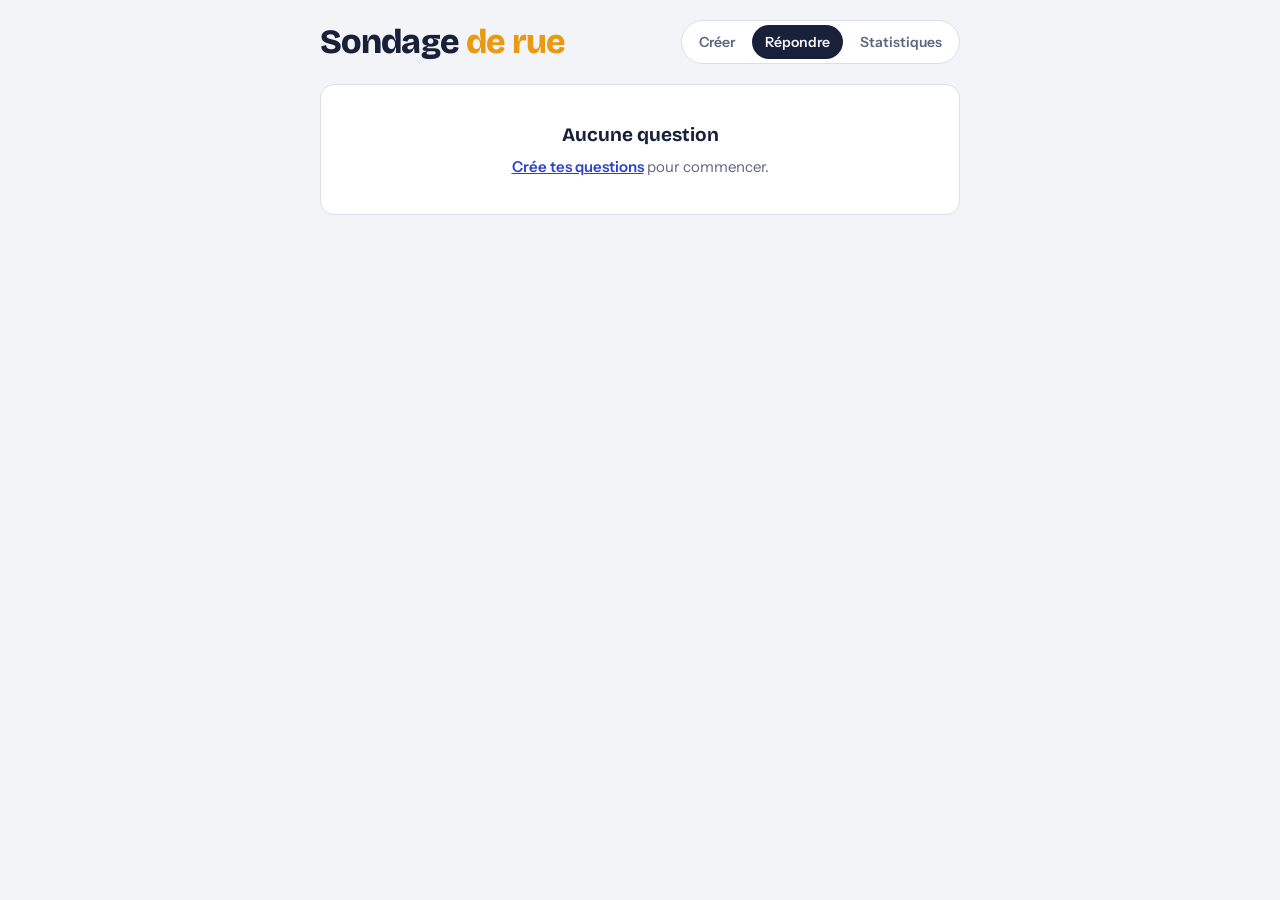
<file: index.html>
<!doctype html>
<html lang="fr"><head><meta charset="utf-8">
<meta http-equiv="refresh" content="0; url=repondre.html">
<title>Sondage de rue</title></head>
<body><a href="repondre.html">Ouvrir le sondage</a></body></html>
</file>
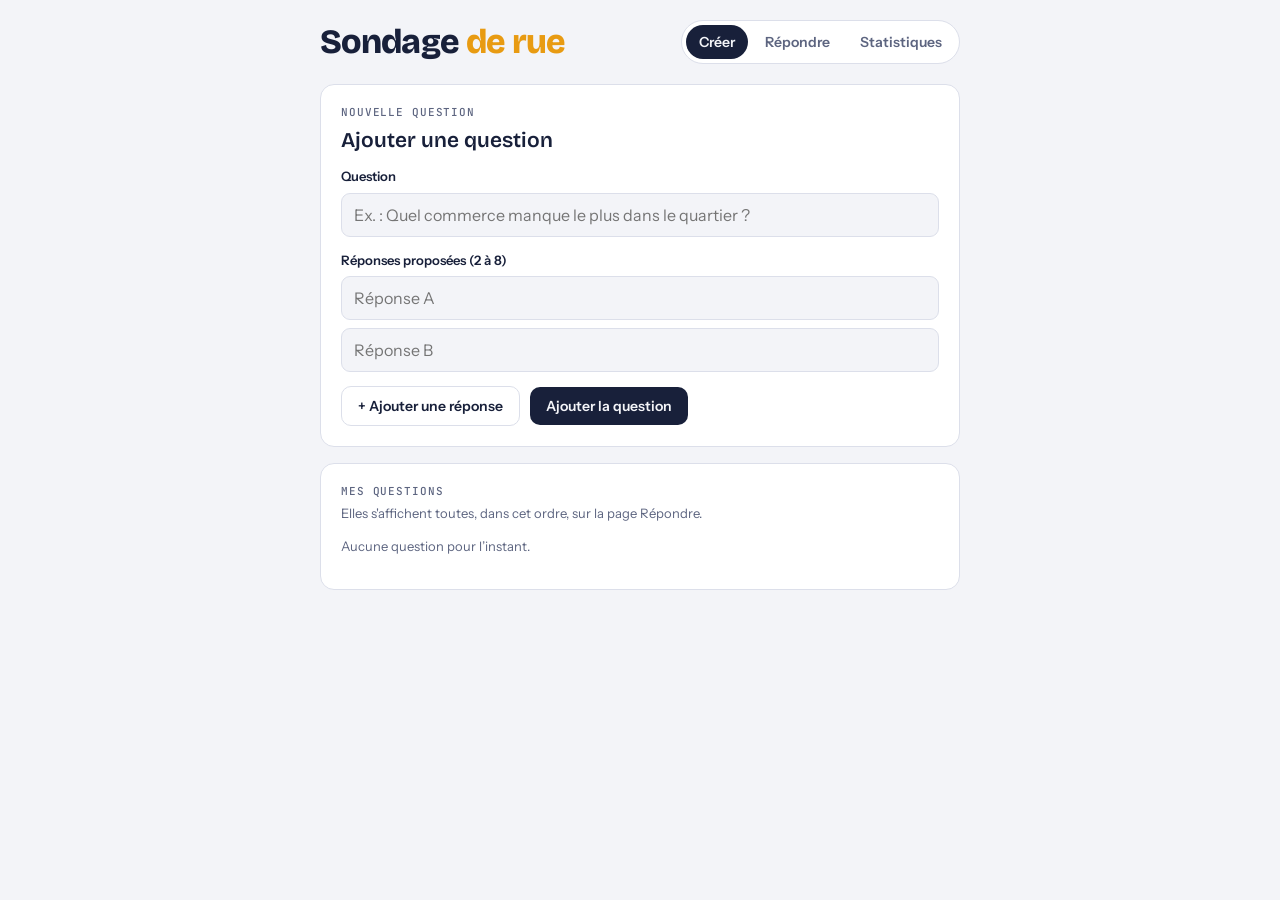
<file: creer.html>
<!doctype html>
<html lang="fr">
<head>
<meta charset="utf-8">
<meta name="viewport" content="width=device-width,initial-scale=1">
<title>Créer · Sondage de rue</title>
<link rel="preconnect" href="https://fonts.googleapis.com">
<link rel="preconnect" href="https://fonts.gstatic.com" crossorigin>
<link rel="stylesheet" href="https://fonts.googleapis.com/css2?family=Bricolage+Grotesque:opsz,wght@12..96,600;12..96,800&family=Instrument+Sans:wght@400;500;600&family=JetBrains+Mono:wght@500&display=swap">
<link rel="stylesheet" href="style.css">
</head>
<body data-page="creer">
<div class="wrap">
  <header>
    <h1>Sondage <span>de rue</span></h1>
    <nav>
      <a href="creer.html" aria-current="page">Créer</a>
      <a href="repondre.html">Répondre</a>
      <a href="statistique.html">Statistiques</a>
    </nav>
  </header>
  <!-- PAGE CRÉER -->
  <section id="v-creer" class="stack">
    <form class="card" id="newQuestion" autocomplete="off">
      <div class="eyebrow">Nouvelle question</div>
      <h2>Ajouter une question</h2>
      <label class="f" for="q">Question</label>
      <input type="text" id="q" maxlength="160" placeholder="Ex. : Quel commerce manque le plus dans le quartier ?" required>
      <div style="height:14px"></div>
      <label class="f">Réponses proposées (2 à 8)</label>
      <div id="optInputs"></div>
      <div class="row">
        <button type="button" class="btn ghost" id="addOpt">+ Ajouter une réponse</button>
        <button type="submit" class="btn primary">Ajouter la question</button>
        <span class="note" id="createMsg"></span>
      </div>
    </form>
    <div class="card">
      <div class="eyebrow">Mes questions <span id="count"></span></div>
      <p class="note" style="margin:6px 0 0">Elles s'affichent toutes, dans cet ordre, sur la page Répondre.</p>
      <div id="manage" style="margin-top:8px"></div>
    </div>
  </section>
</div>
<script src="script.js"></script>
</body>
</html>
</file>
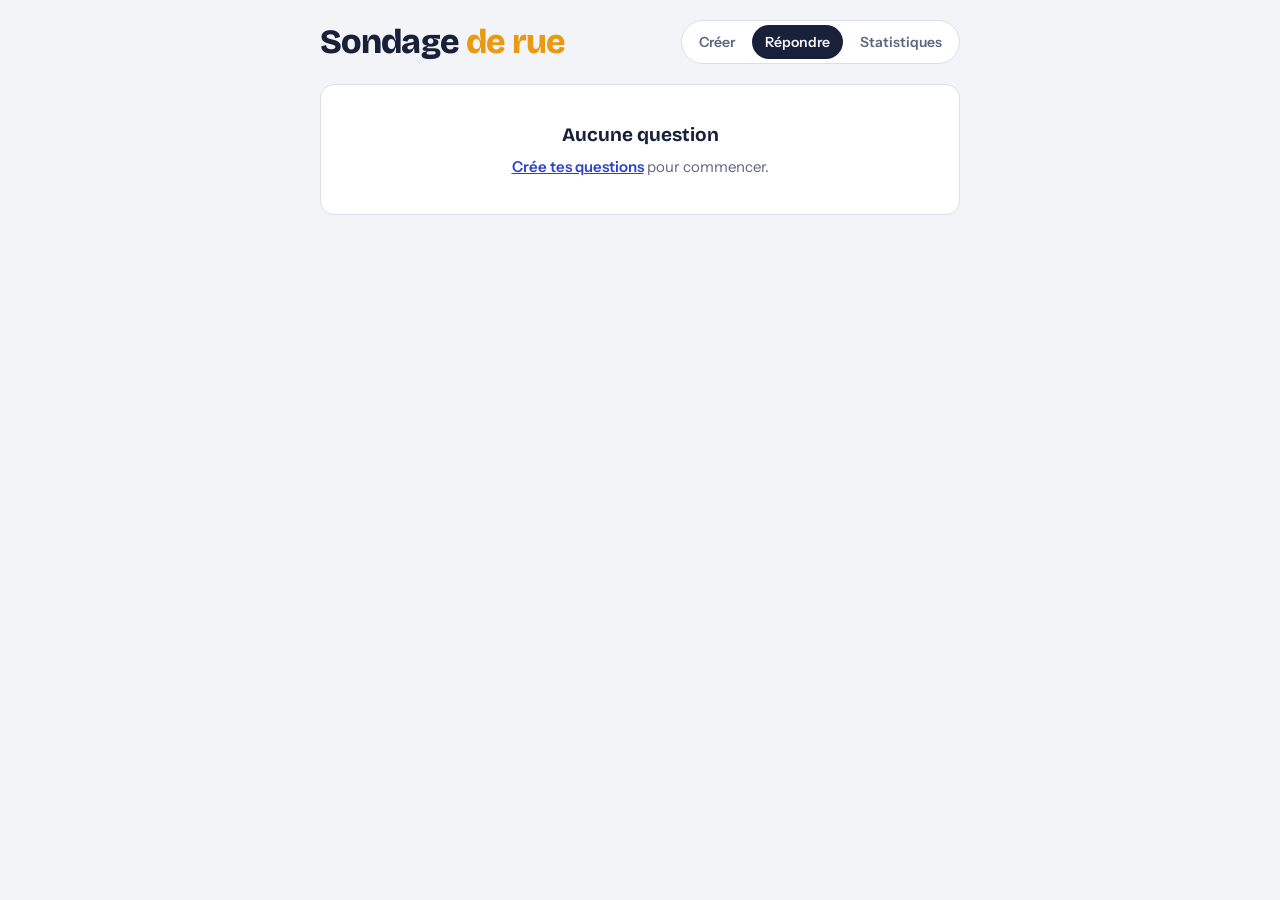
<file: repondre.html>
<!doctype html>
<html lang="fr">
<head>
<meta charset="utf-8">
<meta name="viewport" content="width=device-width,initial-scale=1">
<title>Répondre · Sondage de rue</title>
<link rel="preconnect" href="https://fonts.googleapis.com">
<link rel="preconnect" href="https://fonts.gstatic.com" crossorigin>
<link rel="stylesheet" href="https://fonts.googleapis.com/css2?family=Bricolage+Grotesque:opsz,wght@12..96,600;12..96,800&family=Instrument+Sans:wght@400;500;600&family=JetBrains+Mono:wght@500&display=swap">
<link rel="stylesheet" href="style.css">
</head>
<body data-page="repondre">
<div class="wrap">
  <header>
    <h1>Sondage <span>de rue</span></h1>
    <nav>
      <a href="creer.html">Créer</a>
      <a href="repondre.html" aria-current="page">Répondre</a>
      <a href="statistique.html">Statistiques</a>
    </nav>
  </header>
  <!-- PAGE RÉPONDRE -->
  <section id="v-repondre" class="stack"></section>
</div>
<script src="script.js"></script>
</body>
</html>
</file>
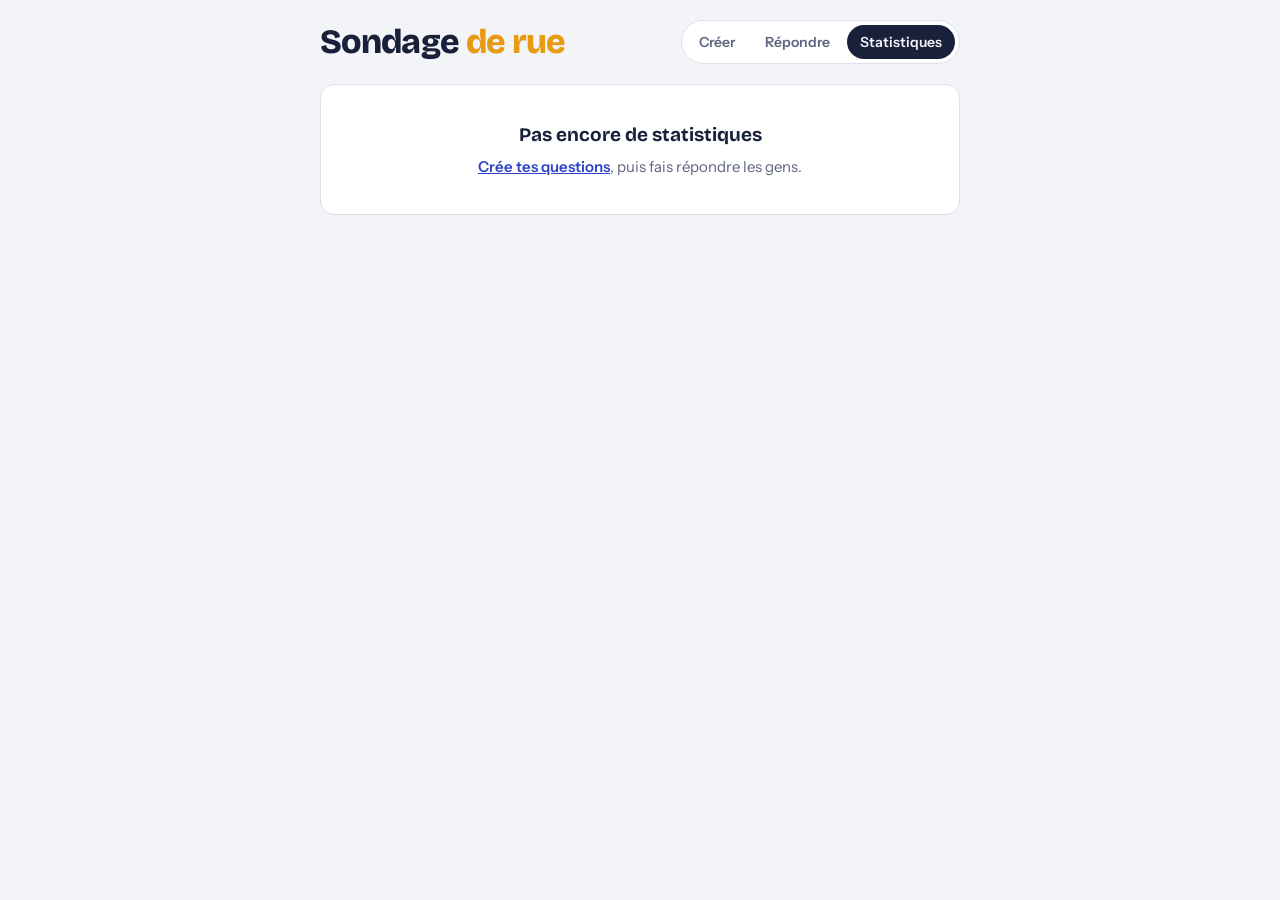
<file: statistique.html>
<!doctype html>
<html lang="fr">
<head>
<meta charset="utf-8">
<meta name="viewport" content="width=device-width,initial-scale=1">
<title>Statistiques · Sondage de rue</title>
<link rel="preconnect" href="https://fonts.googleapis.com">
<link rel="preconnect" href="https://fonts.gstatic.com" crossorigin>
<link rel="stylesheet" href="https://fonts.googleapis.com/css2?family=Bricolage+Grotesque:opsz,wght@12..96,600;12..96,800&family=Instrument+Sans:wght@400;500;600&family=JetBrains+Mono:wght@500&display=swap">
<link rel="stylesheet" href="style.css">
</head>
<body data-page="stats">
<div class="wrap">
  <header>
    <h1>Sondage <span>de rue</span></h1>
    <nav>
      <a href="creer.html">Créer</a>
      <a href="repondre.html">Répondre</a>
      <a href="statistique.html" aria-current="page">Statistiques</a>
    </nav>
  </header>
  <!-- PAGE STATISTIQUES -->
  <section id="v-stats" class="stack"></section>
</div>
<script src="script.js"></script>
</body>
</html>
</file>
<file: style.css>
/* Layout : une colonne, gros boutons tactiles pour un usage au téléphone dans la rue */
:root{
  --bg:#f3f4f8; --surface:#ffffff; --ink:#18203a; --muted:#5d6580; --line:#dcdfea;
  --accent:#2f43c9; --accent-soft:#e3e7fb; --marigold:#e89b12; --marigold-soft:#fbefd6;
  --ok:#1f8a5b; --ok-soft:#dcf2e8; --danger:#c43c3c;
  --display:"Bricolage Grotesque", "Segoe UI", system-ui, sans-serif;
  --body:"Instrument Sans", system-ui, -apple-system, sans-serif;
  --mono:"JetBrains Mono", ui-monospace, Menlo, monospace;
}
@media (prefers-color-scheme: dark){:root:not([data-theme="light"]){
  --bg:#10142a; --surface:#181d38; --ink:#eceefb; --muted:#9aa1c3; --line:#2b3157;
  --accent:#8c9bff; --accent-soft:#252d5c; --marigold:#f3b443; --marigold-soft:#3a3020;
  --ok:#4cc58f; --ok-soft:#173a2c; --danger:#ff7b7b; color-scheme:dark }}
:root[data-theme="dark"]{
  --bg:#10142a; --surface:#181d38; --ink:#eceefb; --muted:#9aa1c3; --line:#2b3157;
  --accent:#8c9bff; --accent-soft:#252d5c; --marigold:#f3b443; --marigold-soft:#3a3020;
  --ok:#4cc58f; --ok-soft:#173a2c; --danger:#ff7b7b; color-scheme:dark }

*{box-sizing:border-box}
body{margin:0;background:var(--bg);color:var(--ink);font-family:var(--body);font-size:15px;line-height:1.5;padding:0 16px}
.wrap{max-width:640px;margin:0 auto;padding-block:20px 64px}
header{display:flex;flex-wrap:wrap;align-items:center;justify-content:space-between;gap:14px;margin-bottom:20px}
h1{font-family:var(--display);font-weight:800;font-size:clamp(24px,6vw,34px);line-height:1;margin:0;letter-spacing:-.02em}
h1 span{color:var(--marigold)}
nav{display:flex;gap:4px;background:var(--surface);border:1px solid var(--line);border-radius:999px;padding:4px}
nav a{text-decoration:none;font:600 14px var(--body);border:0;background:transparent;color:var(--muted);padding:8px 13px;border-radius:999px;cursor:pointer}
nav a[aria-current="page"]{background:var(--ink);color:var(--bg)}
button:focus-visible,input:focus-visible,select:focus-visible{outline:2px solid var(--accent);outline-offset:2px}

.stack{display:flex;flex-direction:column;gap:16px}
.card{background:var(--surface);border:1px solid var(--line);border-radius:14px;padding:20px}
.eyebrow{font:500 11px var(--mono);letter-spacing:.08em;text-transform:uppercase;color:var(--muted);display:flex;gap:10px;align-items:center;flex-wrap:wrap}
.pill{font:600 11px var(--body);letter-spacing:.04em;text-transform:uppercase;padding:2px 8px;border-radius:999px;background:var(--accent-soft);color:var(--accent)}
h2{font-family:var(--display);font-weight:600;font-size:21px;line-height:1.25;margin:8px 0 14px;text-wrap:balance}
.row{display:flex;flex-wrap:wrap;gap:10px;align-items:center;margin-top:14px}
.btn{font:600 14px var(--body);border:0;border-radius:10px;padding:10px 16px;cursor:pointer;background:var(--accent);color:var(--surface)}
.btn.primary{background:var(--ink);color:var(--bg)}
.btn.ghost{background:transparent;color:var(--ink);border:1px solid var(--line)}
.btn.danger{background:transparent;color:var(--danger);border:1px solid var(--line)}
.btn:disabled{opacity:.45;cursor:not-allowed}
.note{color:var(--muted);font-size:13px}
.note.ok{color:var(--ok)} .note.err{color:var(--danger)}
.empty{text-align:center;padding:36px 20px;color:var(--muted)}
.empty strong{display:block;color:var(--ink);font-family:var(--display);font-size:19px;margin-bottom:6px}
label.f{display:block;font-weight:600;font-size:13px;margin-bottom:6px}
input[type=text],select{width:100%;font:16px var(--body);padding:11px 12px;border-radius:9px;border:1px solid var(--line);background:var(--bg);color:var(--ink)}

/* ---------- Répondre (mode rue) ---------- */
.ask{text-align:center}
.ask h2{font-size:clamp(24px,6.5vw,32px);margin:6px 0 22px}
.choices{display:flex;flex-direction:column;gap:12px}
.choice{font:600 18px var(--body);text-align:left;padding:18px 20px;border-radius:14px;border:2px solid var(--line);background:var(--surface);color:var(--ink);cursor:pointer;display:flex;align-items:center;gap:14px;min-height:64px;transition:border-color .12s,background .12s,transform .08s}
.choice:active{transform:scale(.98)}
.choice .letter{flex:none;width:34px;height:34px;border-radius:50%;display:grid;place-items:center;font:600 15px var(--mono);background:var(--bg);color:var(--muted)}
.choice.on{border-color:var(--accent);background:var(--accent-soft)}
.choice.on .letter{background:var(--accent);color:var(--surface)}
.validate{width:100%;font-size:18px;padding:16px;margin-top:18px;border-radius:14px}
.counter{font:500 12px var(--mono);color:var(--muted);margin-top:14px}
.thanks{text-align:center;padding:56px 20px;background:var(--ok-soft);border-color:var(--ok)}
.thanks .big{font:800 clamp(32px,9vw,48px) var(--display);color:var(--ok);line-height:1.05}
.thanks p{color:var(--ink);font-size:16px;margin:10px 0 0}
.picker{display:flex;gap:10px;align-items:center}

/* ---------- Statistiques ---------- */
.kpis{display:grid;grid-template-columns:1fr 1fr;gap:10px}
.kpi{background:var(--surface);border:1px solid var(--line);border-radius:12px;padding:14px}
.kpi b{display:block;font:800 28px var(--display);font-variant-numeric:tabular-nums;overflow-wrap:anywhere}
.kpi span{font-size:12px;color:var(--muted)}
.bars{display:flex;flex-direction:column;gap:12px}
.bar-head{display:flex;justify-content:space-between;gap:12px;font-size:14px;margin-bottom:5px}
.bar-head .lbl{min-width:0;overflow-wrap:anywhere}
.bar-head .val{font:500 13px var(--mono);font-variant-numeric:tabular-nums;color:var(--muted);white-space:nowrap}
.track{height:14px;border-radius:7px;background:var(--bg);overflow:hidden}
.fill{height:100%;border-radius:7px;background:var(--accent);transition:width .5s ease}
.lead .fill{background:var(--marigold)}
.lead .lbl{font-weight:600}

/* ---------- Création ---------- */
.optin{display:flex;gap:8px;margin-bottom:8px}
.optin button{flex:none}
.mrow{display:flex;flex-wrap:wrap;justify-content:space-between;gap:10px;align-items:center;padding:12px 0;border-top:1px solid var(--line)}
.mrow:first-child{border-top:0}
.mrow .q{min-width:0;flex:1 1 220px;font-weight:500}
@media (prefers-reduced-motion:reduce){*{transition:none!important}}

/* ---------- Questionnaire ---------- */
.qcard .qhead{display:flex;justify-content:space-between;align-items:center;gap:10px;margin-bottom:10px}
.qnum{font:600 12px var(--mono);color:var(--accent);letter-spacing:.06em;text-transform:uppercase}
.form-head{text-align:center}
.form-head h2{font-size:clamp(24px,6.5vw,32px);margin:6px 0 4px}
.q-block h3{font-family:var(--display);font-weight:600;font-size:19px;line-height:1.3;margin:4px 0 14px;text-wrap:balance}
.q-block.missing{border-color:var(--danger)}
.q-block .req{color:var(--danger);font-size:13px;margin-top:10px}
.progress{font:500 12px var(--mono);color:var(--muted);text-align:center}

.empty a,.note a{color:var(--accent);font-weight:600}
</file>
